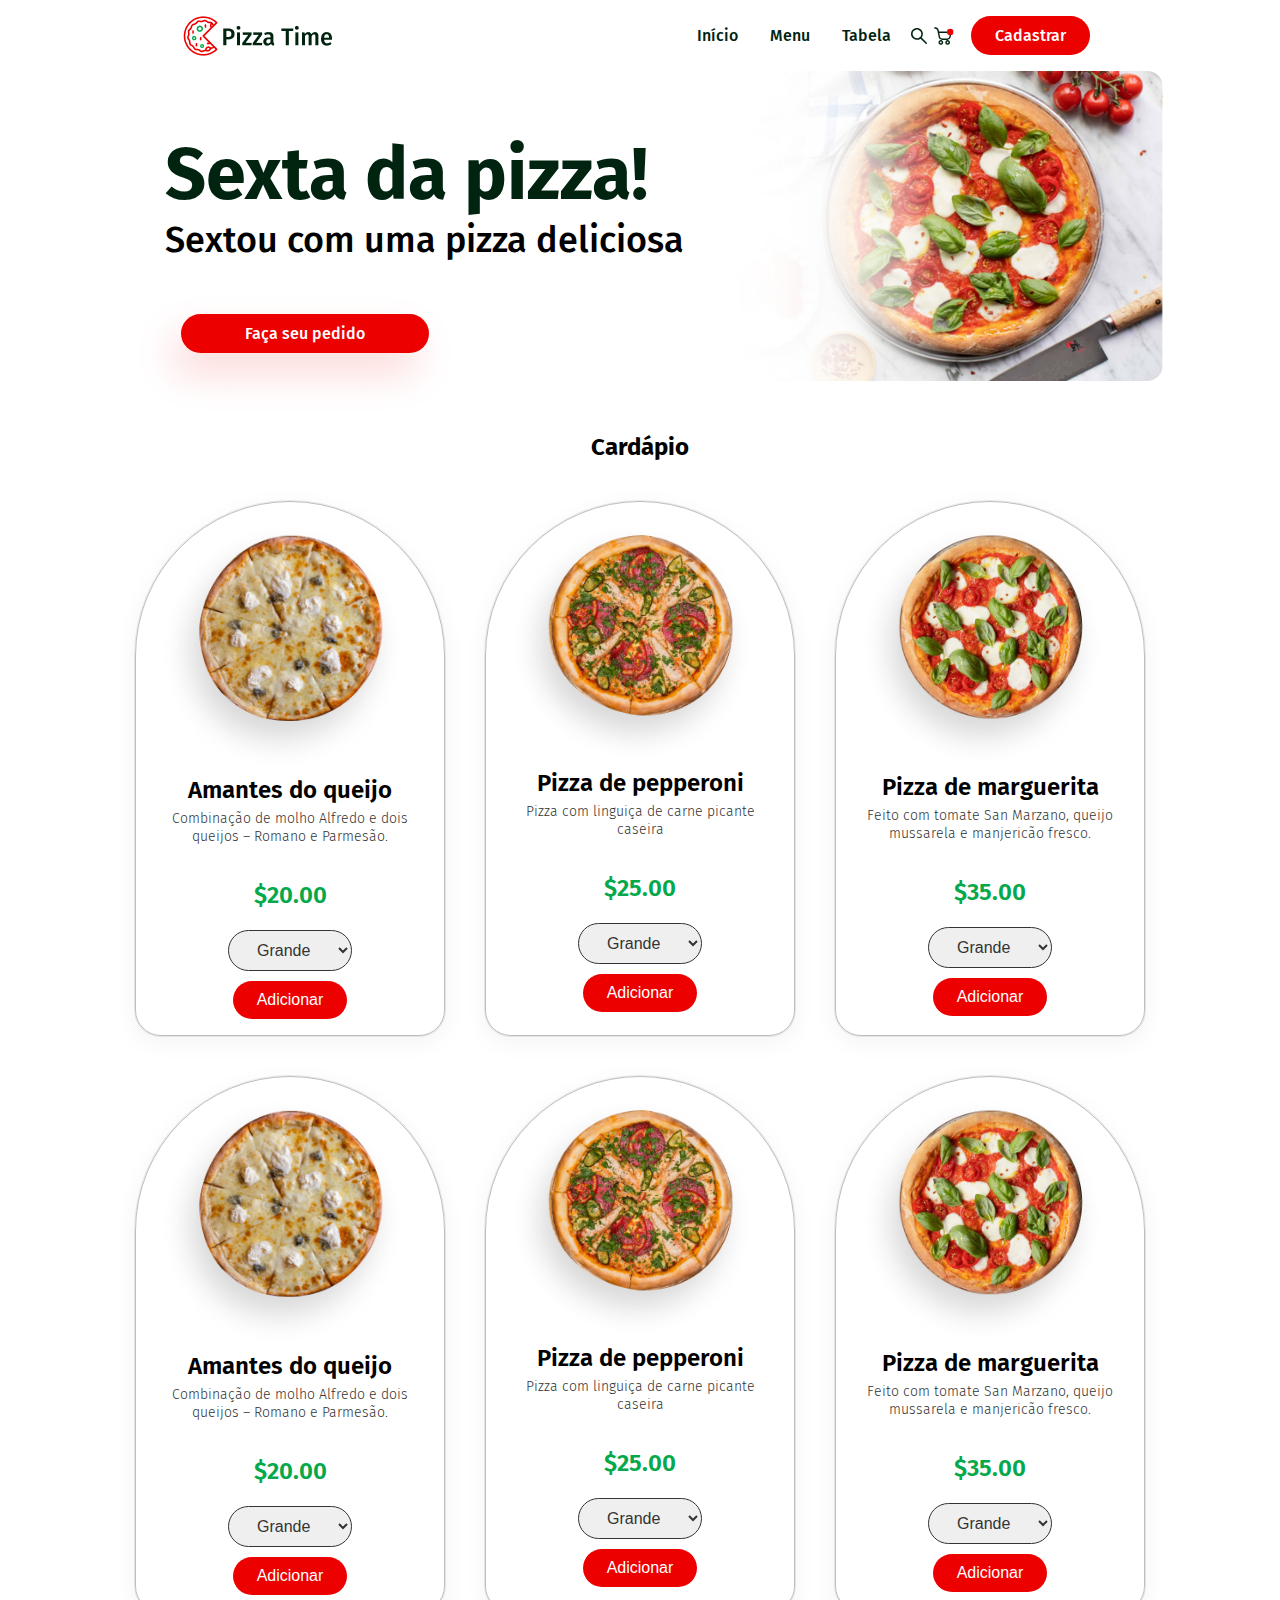
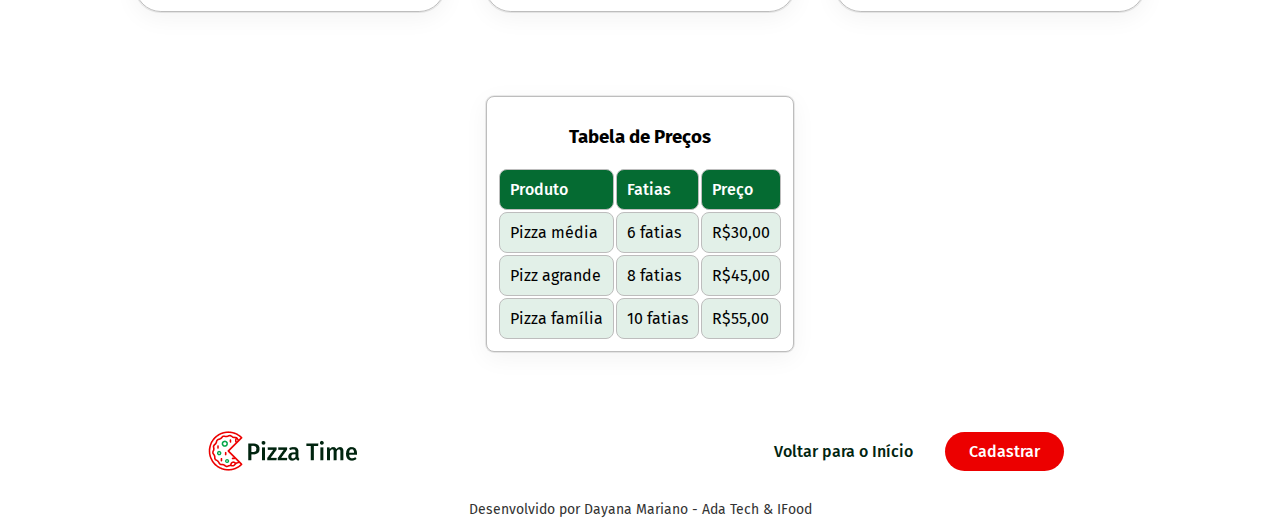
<file: index.html>
<!DOCTYPE html>
<html lang="pt-br">
<head>
  <meta charset="UTF-8">
  <meta name="viewport" content="width=device-width, initial-scale=1.0">
  <meta name="description" content="Página de Pizzaria">
  <meta name="keywords" content="pizza, food, delivery, restaurante">
  <meta name="author" content="Dayana Mariano">
  <link rel="preconnect" href="https://fonts.googleapis.com">
  <link rel="preconnect" href="https://fonts.gstatic.com" crossorigin>
  <link href="https://fonts.googleapis.com/css2?family=Fira+Sans:wght@400;500;600;700&display=swap" rel="stylesheet">
  <link rel="icon" href="img/pizza.png">
  <link rel="stylesheet" href="main.css">
  <link rel="stylesheet" href="style.css">
  <title>Pizza Time</title>
</head>
<body>
  <header id="inicio">
    <img src="img/logopizzatime.png" alt="logo">
    <nav>
      <a href="#inicio">Início</a>
      <a href="#menu">Menu</a>
      <a href="#tabela">Tabela</a>
      <img src="img/search.svg">
      <img src="img/cart.svg">
      <a href="./formulario.html" class="botãoVermelho">Cadastrar</a>
    </nav>
  </header>
  <hero>
    <div class="conteudoHero">
      <h1>Sexta da pizza!</h1>
      <h3>Sextou com uma pizza deliciosa</h3>
      <a href="#menu" class="botãoVermelho">Faça seu pedido</a>
    </div>
    <img src="./img/pizza-degrade.png" alt="foto tirada de cima de pizza marguerita com gradiente branco">

  </hero>
  <main id="menu">
    <h2>Cardápio</h2>
    <section>
      <div class="divPizza">
        <img src="./img/pizza-da-esquerda.png" alt="foto tirada de cima de pizza de 2 queijos e molho Alfredo">
        <h3>Amantes do queijo</h3>
        <p>Combinação de molho Alfredo e dois queijos – Romano e Parmesão.</p>
        <h4>$20.00</h4>
        <select name="tamanho" id="">
          <option value="Média">Média</option>
          <option selected value="Grande">Grande</option>
          <option value="Família">Família</option>
        </select>
        <button class="botãoVermelho" >Adicionar</button>
      </div>

      <div class="divPizza">
        <img src="./img/pizza-do-meio.png" alt="foto tirada de cima de pizza de pepperoni com linguiça de carne picante caseira">
        <h3>Pizza de pepperoni</h3>
        <p>Pizza com linguiça de carne picante caseira</p>
        <h4>$25.00</h4>
        <select name="tamanho" id="">
          <option value="Média">Média</option>
          <option selected value="Grande">Grande</option>
          <option value="Família">Família</option>
        </select>
        <button class="botãoVermelho" >Adicionar</button>
      </div>

      <div class="divPizza">
        <img src="./img/pizza-da-direita.png" alt="foto tirada de cima de pizza marguerita">
        <h3>Pizza de marguerita</h3>
        <p>Feito com tomate San Marzano, queijo mussarela e manjericão fresco.</p>
        <h4>$35.00</h4>
        <select name="tamanho" id="">
          <option value="Média">Média</option>
          <option selected value="Grande">Grande</option>
          <option value="Família">Família</option>
        </select>
        <button class="botãoVermelho" >Adicionar</button>
      </div>
      <div class="divPizza">
        <img src="./img/pizza-da-esquerda.png" alt="foto tirada de cima de pizza de 2 queijos e molho Alfredo">
        <h3>Amantes do queijo</h3>
        <p>Combinação de molho Alfredo e dois queijos – Romano e Parmesão.</p>
        <h4>$20.00</h4>
        <select name="tamanho" id="">
          <option value="Média">Média</option>
          <option selected value="Grande">Grande</option>
          <option value="Família">Família</option>
        </select>
        <button class="botãoVermelho" >Adicionar</button>
      </div>

      <div class="divPizza">
        <img src="./img/pizza-do-meio.png" alt="oto tirada de cima de pizza de pepperoni com linguiça de carne picante caseira">
        <h3>Pizza de pepperoni</h3>
        <p>Pizza com linguiça de carne picante caseira</p>
        <h4>$25.00</h4>
        <select name="tamanho" id="">
          <option value="Média">Média</option>
          <option selected value="Grande">Grande</option>
          <option value="Família">Família</option>
        </select>
        <button class="botãoVermelho" >Adicionar</button>
      </div>

      <div class="divPizza">
        <img src="./img/pizza-da-direita.png" alt="foto tirada de cima de pizza marguerita">
        <h3>Pizza de marguerita</h3>
        <p>Feito com tomate San Marzano, queijo mussarela e manjericão fresco.</p>
        <h4>$35.00</h4>
        <select name="tamanho" id="">
          <option value="Média">Média</option>
          <option selected value="Grande">Grande</option>
          <option value="Família">Família</option>
        </select>
        <button class="botãoVermelho" >Adicionar</button>
      </div>
    </section>
  </main>

  <div class="wrapperTabela">
    <div id="tabela">
      <table>
        <caption><h3>Tabela de Preços</h3></caption>
        <thead>
          <tr>
            <th>Produto</th>
            <th>Fatias</th>
            <th>Preço</th>
          </tr>
        </thead>
        <tbody>
          <tr>
            <td>Pizza média</td>
            <td>6 fatias</td>
            <td>R$30,00</td>
          </tr>
          <tr>
            <td>Pizz agrande</td>
            <td>8 fatias</td>
            <td>R$45,00</td>
          </tr>
          <tr>
            <td>Pizza família</td>
            <td>10 fatias</td>
            <td>R$55,00</td>
          </tr>
        </tbody>
      </table>
    </div>
  </div>

  <footer>
    <div class="navFooter">
      <img src="img/logopizzatime.png" alt="logo">
      <nav>
        <a href="#inicio">Voltar para o Início</a>
        <i class="fa-solid fa-magnifying-glass"></i>
        <i class="fa-solid fa-cart-shopping"></i>
        <a href="./formulario.html" class="botãoVermelho">Cadastrar</a>
      </nav>
    </div>
    <p> Desenvolvido por Dayana Mariano - Ada Tech & IFood</p>
  </footer>
</body>
</html>
</file>
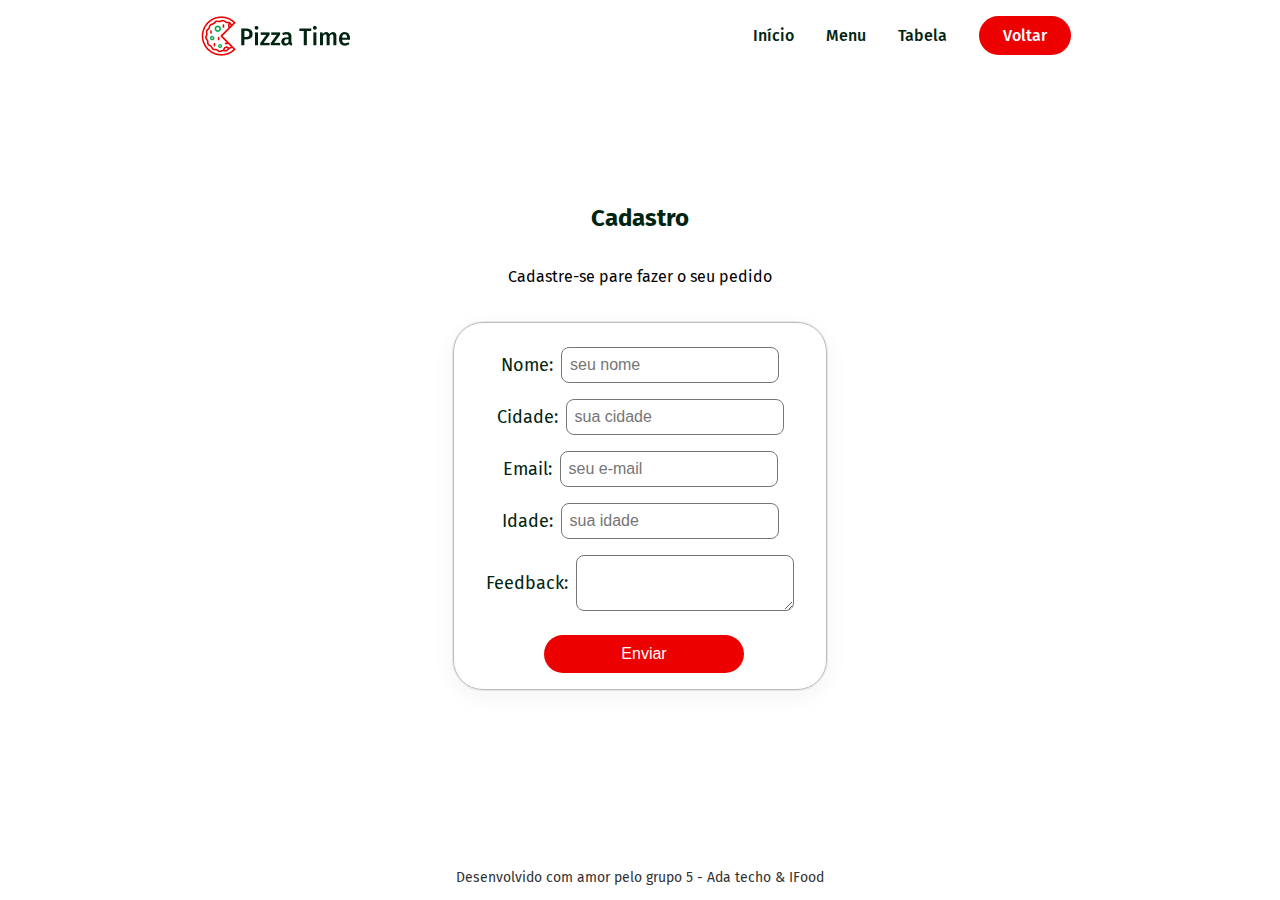
<file: formulario.html>
<!DOCTYPE html>
<html lang="pt-br">
<head>
  <meta charset="UTF-8">
  <meta name="viewport" content="width=device-width, initial-scale=1.0">
  <meta name="description" content="Página de Pizzaria">
  <meta name="keywords" content="pizza, food, delivery, restaurante">
  <meta name="author" content="Dayana Mariano">
  <link rel="preconnect" href="https://fonts.googleapis.com">
  <link rel="preconnect" href="https://fonts.gstatic.com" crossorigin>
  <link href="https://fonts.googleapis.com/css2?family=Fira+Sans:wght@400;500;600;700&display=swap" rel="stylesheet">
  <link rel="icon" href="img/pizza.png">
  <link rel="preconnect" href="https://fonts.googleapis.com">
  <link rel="preconnect" href="https://fonts.gstatic.com" crossorigin>
  <link href="https://fonts.googleapis.com/css2?family=Fira+Sans:wght@400;500;600;700&display=swap" rel="stylesheet">
  <link rel="stylesheet" href="main.css">
  <link rel="stylesheet" href="formulario.css">
  <title>Formulário</title>
</head>
<body>
  <header id="inicio">
    <img src="img/logopizzatime.png" alt="logo">
    <nav>
      <a href="./index.html" >Início</a>
      <a href="./index.html">Menu</a>
      <a href="./index.html">Tabela</a>
      <i class="fa-solid fa-magnifying-glass"></i>
      <i class="fa-solid fa-cart-shopping"></i>
      <a href="./index.html" class="botãoVermelho">Voltar</a>
    </nav>
  </header>
  <main id="cadastro">
    <h2>Cadastro</h2>
    <p>Cadastre-se pare fazer o seu pedido</p>
    <form method="post" action="https://652d071ef9afa8ef4b26a631.mockapi.io/posts" target="_blank">
      <label for="name">Nome:
        <input type="text" id="name" name="name" required placeholder="seu nome">
      </label>

      <label for="city">Cidade:
        <input type="text" id="city" name="city" required placeholder="sua cidade">
      </label>

      <label for="email">Email:
        <input type="email" id="email" name="email" placeholder="seu e-mail">
      </label>

      <label for="age">Idade:
        <input type="number" id="age" name="age" required placeholder="sua idade">
      </label>

      <label for="hobby">Feedback:
        <textarea id="Feedback" name="Feedback"></textarea>
      </label>

      <label for="submit" id="submit">

      </label>
      <input type="submit" value="Enviar" class="botãoVermelho">
    </form>
  </main>
  <footer>
    <p>Desenvolvido com amor pelo grupo 5 - Ada techo & IFood</p>
  </footer>
</body>
</html>
</file>
<file: main.css>
body {
  background: #FFF;
  font-family: Fira Sans;
  display: flex;
  flex-direction: column;
  align-items: center;
  width: 100%;
  height: 100vh;
  margin: 0;
  justify-content: space-between;
}
header {
  display: flex;
  flex-direction: row;
  align-items: center;
  justify-content: space-around;
  width: 100%;
}
nav {
  display: flex;
  flex-direction: row;
  align-items: center;
}
a {
  text-decoration: none;
  color: #00240F;
  font-size: 16px;
  font-weight: 500;
  margin: 1rem;
}
a:hover {
  color: #EC0000;
}
.botãoVermelho {
  display: flex;
  flex-direction: row;
  justify-content: center;
  background: #EC0000;
  padding: 10px 24px;
  color: white;
  font-size: 16px;
  border-style: none;
  border-radius: 25px;
  max-width: 200px;
}
.botãoVermelho:hover {
  color: white;
  box-shadow: rgba(0, 0, 0, 0.16) 0px 3px 6px, rgba(0, 0, 0, 0.23) 0px 3px 6px;
}
footer {
  display: flex;
  flex-direction: column;
  align-items: center;
  font-size: 14px;
  width: 100%;
  margin-top: 2rem;
  margin-bottom: 0;
}
.navFooter{
  display: flex;
  flex-direction: row;
  align-items: center;
  width: 100%;
  justify-content: space-around;

}
footer p {
  color: #333;
}
</file>
<file: style.css>
hero {
  max-width: 1440px;
  display: flex;
  flex-direction: row;
  align-items: center;
  justify-content: space-between;
  padding: 0;
  border-radius: 16px;
}
hero img {
  border-radius: 16px;
  /* width: 549px; */
}
.conteudoHero {
  width: 574px;
  display: flex;
  flex-direction: column;
  align-items: left;
  margin-left: 3rem;
}
.conteudoHero h1 {
  color: #00240F;
  font-size: 72px;
  font-style: normal;
  font-weight: 700;
  margin-bottom: 0%;
}
.conteudoHero h3 {
  font-size: 36px;
  font-weight: 500;
  margin-top: 0%;
}
.conteudoHero .botãoVermelho {
  box-shadow: -10px 20px 40px 0px rgba(236, 0, 0, 0.16)
}
#menu {
  display: flex;
  flex-direction: column;
  align-items: center;
  margin: 2rem auto;
}
 section {
  display: flex;
  flex-direction: row;
  justify-content: center;
  max-width: 1300px;
  flex-wrap: wrap;
}
.divPizza {
  width: 260px;
  padding: 16px 24px;
  margin: 20px;
  display: flex;
  flex-direction: column;
  align-items: center;
  border-style: solid;
  border: 1px solid #BDBDBD;
  border-radius: 180px 180px 30px 30px;
  box-shadow: rgba(0, 0, 0, 0.05) 0px 6px 24px 0px, rgba(0, 0, 0, 0.08) 0px 0px 0px 1px;
}
.divPizza:hover {
  box-shadow: rgba(57, 56, 56, 0.07) 0px 1px 2px, rgba(49, 49, 49, 0.07) 0px 2px 4px, rgba(60, 60, 60, 0.07) 0px 4px 8px, rgba(50, 50, 50, 0.07) 0px 8px 16px, rgba(76, 76, 76, 0.07) 0px 16px 32px, rgba(66, 65, 65, 0.07) 0px 32px 64px;
}

.divPizza h3 {
  font-size: 24px;
  font-style: normal;
  font-weight: 600;
  line-height: 32px;
  margin: 0;
}
.divPizza img {
  margin-right: 1rem;
  width: 254px;
}
.divPizza p {
  color: #333;
  text-align: center;
  font-size: 14px;
  font-style: normal;
  font-weight: 300;
  line-height: 18px; 
  margin-top: 4px;
}
.divPizza h4 {
  color: #05A84B;
  font-size: 24px;
  font-weight: 600;
  margin: 21px auto;
}

.divPizza select {
  display: flex;
  flex-direction: row;
  justify-content: center;
  border-style: solid;
  border-color: #333;
  color: #333;
  padding: 10px 24px;
  margin-bottom: 10px;
  border-radius: 25px;
  width: 243;
  font-size: 16px;
}

.wrapperTabela {
  width: 100%;
  padding: 2rem;
  display: flex;
  flex-direction: column;
  background-image: url(https://images.unsplash.com/photo-1495195129352-aeb325a55b65?auto=format&fit=crop&q=80&w=2076&ixlib=rb-4.0.3&ixid=M3wxMjA3fDB8MHxwaG90by1wYWdlfHx8fGVufDB8fHx8fA%3D%3D);
}
#tabela {
  background: white;
  margin: auto;
  box-shadow: rgba(0, 0, 0, 0.05) 0px 6px 24px 0px, rgba(0, 0, 0, 0.08) 0px 0px 0px 1px;
}
th {
  font-weight: 500;
  background: #056b32;
  color: white;
}
td {
  background: #e2f0e8;
}
#tabela, th, td{
  border-collapse: collapse;
  padding: 10px;
  text-align: left;
  border: 1px solid #BDBDBD;
  border-radius: 8px;
}

@media (max-width:700px) {
  hero {
    display: none;
  }
}
</file>
<file: formulario.css>
#cadastro {
  display: flex;
  flex-direction: column;
  align-items: center;
}

form {
  display: flex;
  flex-direction: column;
  /* width: 460px; */
  padding: 16px 24px;
  margin: 20px;
  display: flex;
  flex-direction: column;
  align-items: center;
  border-style: solid;
  border: 1px solid #BDBDBD;
  border-radius: 30px;
  box-shadow: rgba(0, 0, 0, 0.05) 0px 6px 24px 0px, rgba(0, 0, 0, 0.08) 0px 0px 0px 1px;
}

h2 {
  color: #00240F;
}

label {
  margin: 8px;
  display: flex;
  align-items: center;
  font-size: 18px;
  color: #00240F;
}

input, textarea {
  width: 200px;
  font-size: 16px;
  border-radius: 8px;
  border-style: solid;
  border-width: 1px;
  margin-left: 8px;
  padding: 8px;
}

@media (max-width:700px) {
  label {
    flex-direction: column;
  }
}
</file>
